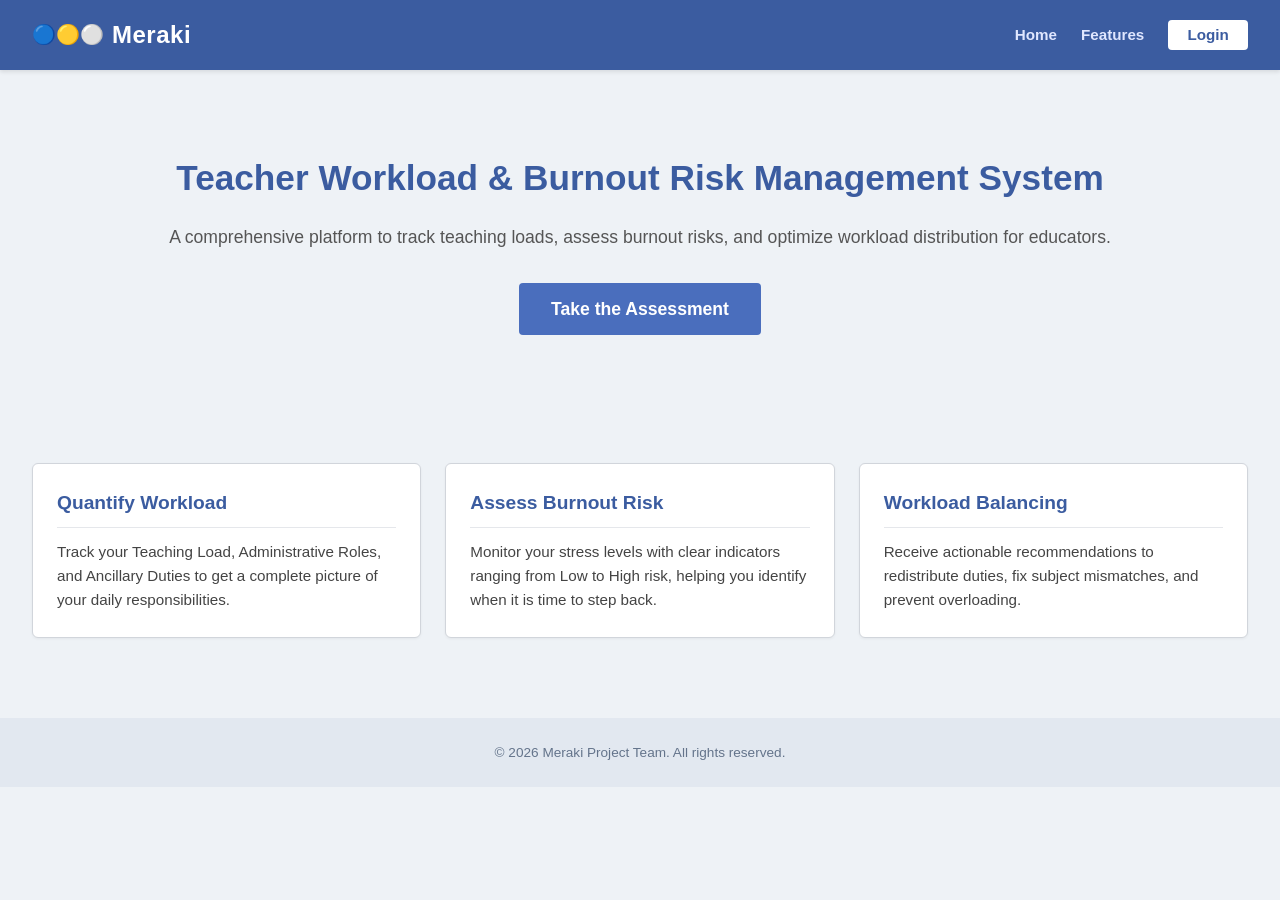
<file: index.html>
<!DOCTYPE html>
<html lang="en">
<head>
    <meta charset="UTF-8">
    <meta name="viewport" content="width=device-width, initial-scale=1.0">
    <title>Meraki - Teacher Workload & Burnout Risk Management System</title>
    <link rel="stylesheet" href="style.css">
</head>
<body>

    <header class="navbar">
        <div class="logo-container">
            <span class="logo-icon">🔵🟡⚪</span> 
            <h1 class="logo">Meraki</h1>
        </div>
        <nav>
            <ul class="nav-links">
                <li><a href="#">Home</a></li>
                <li><a href="#features">Features</a></li>
                <li><a href="login.html" class="login-btn">Login</a></li>
            </ul>
        </nav>
    </header>

    <section class="hero">
        <h2>Teacher Workload & Burnout Risk Management System</h2>
        <p>A comprehensive platform to track teaching loads, assess burnout risks, and optimize workload distribution for educators.</p>
        <a href="assessment.html" class="cta-button">Take the Assessment</a>
    </section>

    <section id="features" class="features-section">
        <div class="card-container">
            
            <div class="card">
                <h4>Quantify Workload</h4>
                <p>Track your Teaching Load, Administrative Roles, and Ancillary Duties to get a complete picture of your daily responsibilities.</p>
            </div>
            
            <div class="card">
                <h4>Assess Burnout Risk</h4>
                <p>Monitor your stress levels with clear indicators ranging from Low to High risk, helping you identify when it is time to step back.</p>
            </div>
            
            <div class="card">
                <h4>Workload Balancing</h4>
                <p>Receive actionable recommendations to redistribute duties, fix subject mismatches, and prevent overloading.</p>
            </div>

        </div>
    </section>

    <footer>
        <p>&copy; 2026 Meraki Project Team. All rights reserved.</p>
    </footer>

</body>
</html>
</file>
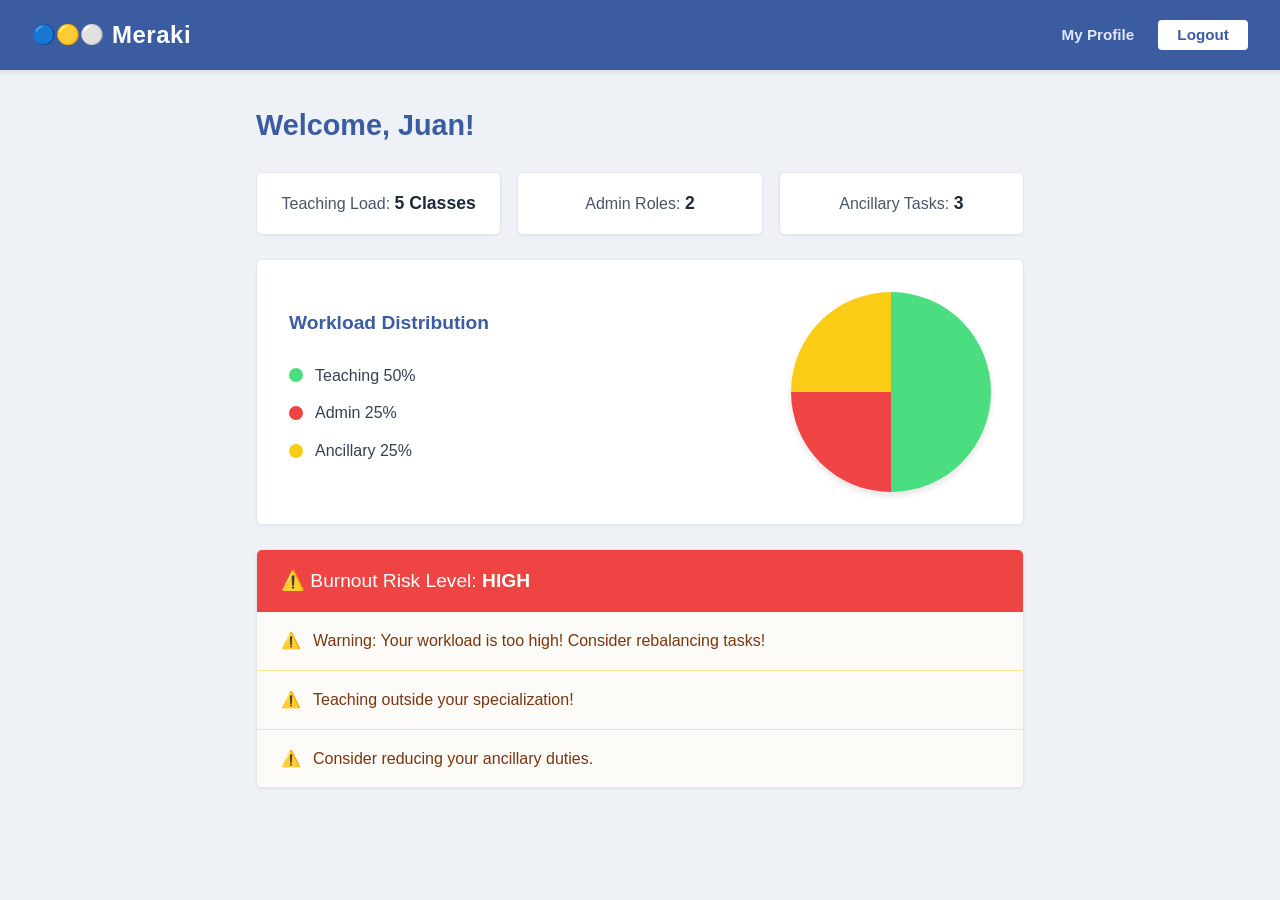
<file: dashboard.html>
<!DOCTYPE html>
<html lang="en">
<head>
    <meta charset="UTF-8">
    <meta name="viewport" content="width=device-width, initial-scale=1.0">
    <title>Teacher Dashboard - Meraki System</title>
    <link rel="stylesheet" href="style.css">
</head>
<body class="dashboard-body">

   <header class="navbar">
        <div class="logo-container">
            <span class="logo-icon">🔵🟡⚪</span>
            <h1 class="logo">Meraki</h1>
        </div>
        <nav>
            <ul class="nav-links">
                <li><a href="profile.html">My Profile</a></li>
                <li><a href="index.html" class="login-btn">Logout</a></li>
            </ul>
        </nav>
    </header>

    <main class="dashboard-main">
        
        <h2 class="welcome-text">Welcome, Juan!</h2>

        <div class="stats-row">
            <div class="stat-box">Teaching Load: <strong>5 Classes</strong></div>
            <div class="stat-box">Admin Roles: <strong>2</strong></div>
            <div class="stat-box">Ancillary Tasks: <strong>3</strong></div>
        </div>

        <div class="dashboard-card chart-section">
            <div class="chart-info">
                <h3>Workload Distribution</h3>
                <ul class="chart-legend">
                    <li><span class="dot teaching-dot"></span> Teaching 50%</li>
                    <li><span class="dot admin-dot"></span> Admin 25%</li>
                    <li><span class="dot ancillary-dot"></span> Ancillary 25%</li>
                </ul>
            </div>
            
            <div class="pie-chart-container">
                <div class="pie-chart"></div>
            </div>
        </div>

        <div class="dashboard-card alerts-section">
            <div class="alert-header high-risk">
                ⚠️ Burnout Risk Level: <strong>HIGH</strong>
            </div>
            <div class="alert-list">
                <div class="alert-item">
                    <span>⚠️</span> Warning: Your workload is too high! Consider rebalancing tasks!
                </div>
                <div class="alert-item">
                    <span>⚠️</span> Teaching outside your specialization!
                </div>
                <div class="alert-item">
                    <span>⚠️</span> Consider reducing your ancillary duties.
                </div>
            </div>
        </div>

    </main>

</body>
</html>
</file>
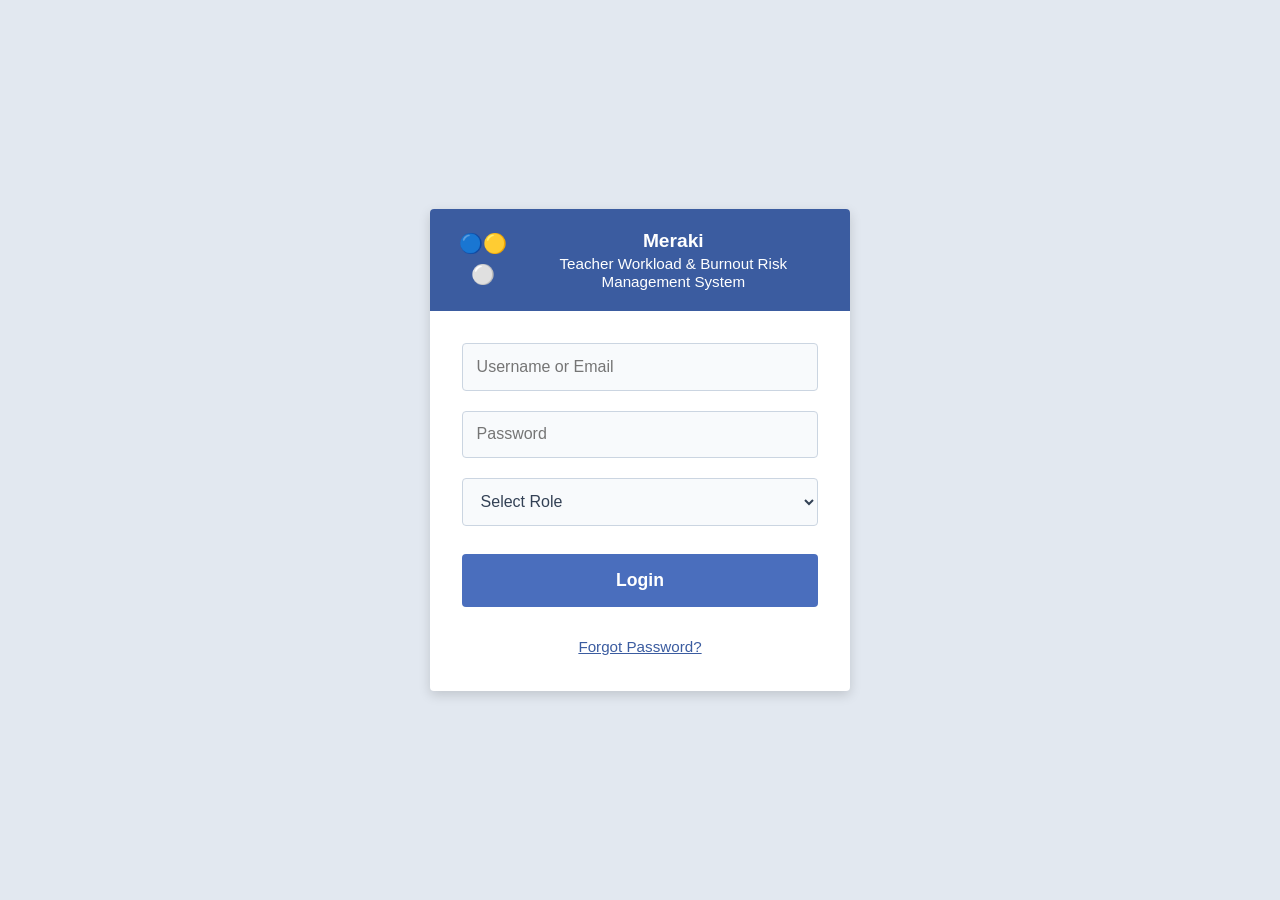
<file: login.html>
<!DOCTYPE html>
<html lang="en">
<head>
    <meta charset="UTF-8">
    <meta name="viewport" content="width=device-width, initial-scale=1.0">
    <title>Login - Meraki System</title>
    <link rel="stylesheet" href="style.css">
</head>
<body class="login-body">

    <div class="login-wrapper">
        <div class="login-header">
            <span class="logo-icon">🔵🟡⚪</span>
            <h2><strong>Meraki</strong> Teacher Workload & Burnout Risk Management System</h2>
        </div>

        <form class="login-form" id="loginForm">
            <input type="text" id="username" name="username" placeholder="Username or Email" required>
            <input type="password" id="password" name="password" placeholder="Password" required>
            
            <select id="role" name="role" required>
                <option value="" disabled selected>Select Role</option>
                <option value="teacher">Teacher</option>
                <option value="principal">Principal</option>
                <option value="admin">Admin</option> 
            </select>

            <button type="submit" class="login-submit-btn">Login</button>
            <a href="#" class="forgot-password">Forgot Password?</a>
        </form>
    </div>

    <script>
        document.getElementById('loginForm').addEventListener('submit', function(event) {
            event.preventDefault(); // Prevents the default form submission
            
            const role = document.getElementById('role').value;
            
            // Route based on role selection
            if (role === 'teacher') {
                window.location.href = 'dashboard.html';
            } else if (role === 'principal') {
                window.location.href = 'principal.html';
            } else if (role === 'admin') {
                alert('Admin dashboard interface is currently under development.');
            } else {
                alert('Invalid credentials. Please select a valid role.');
            }
        });
    </script>

</body>
</html>
</file>
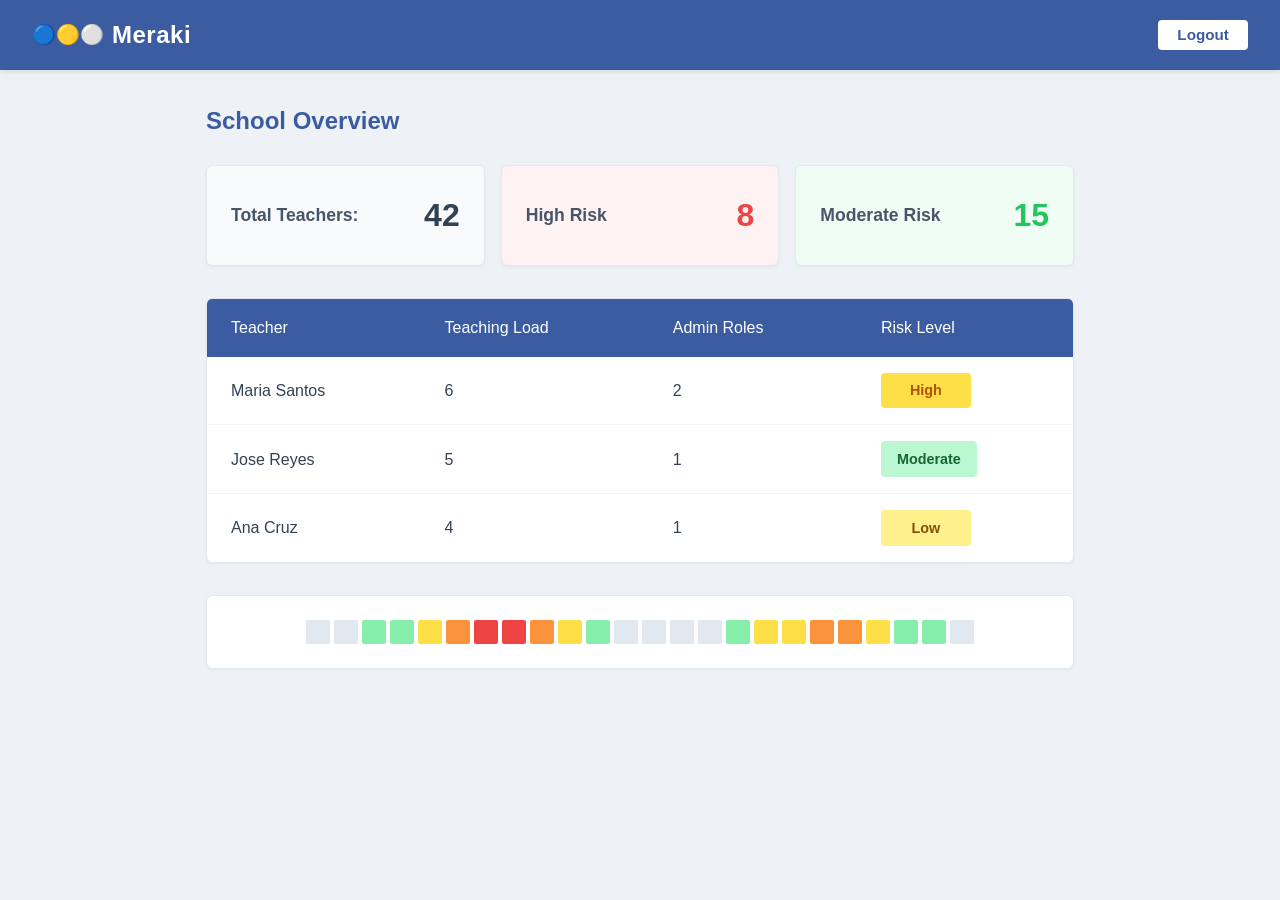
<file: principal.html>
<!DOCTYPE html>
<html lang="en">
<head>
    <meta charset="UTF-8">
    <meta name="viewport" content="width=device-width, initial-scale=1.0">
    <title>Principal Dashboard - Meraki</title>
    <link rel="stylesheet" href="style.css">
</head>
<body class="dashboard-body">

    <header class="navbar">
        <div class="logo-container">
            <span class="logo-icon">🔵🟡⚪</span>
            <h1 class="logo">Meraki</h1> 
        </div>
        <nav>
            <ul class="nav-links">
                <li><a href="index.html" class="login-btn">Logout</a></li>
            </ul>
        </nav>
    </header>

    <main class="principal-main">
        <h2 class="section-title">School Overview</h2> <div class="kpi-container">
            <div class="kpi-card total-kpi">
                <span class="kpi-label">Total Teachers:</span>
                <span class="kpi-value">42</span> </div>
            <div class="kpi-card high-kpi">
                <span class="kpi-label">High Risk</span>
                <span class="kpi-value text-red">8</span> </div>
            <div class="kpi-card moderate-kpi">
                <span class="kpi-label">Moderate Risk</span> 
                <span class="kpi-value text-green">15</span> </div>
        </div>

        <div class="table-container">
            <table class="teacher-table">
                <thead>
                    <tr>
                        <th>Teacher</th> <th>Teaching Load</th> <th>Admin Roles</th> <th>Risk Level</th> </tr>
                </thead>
                <tbody>
                    <tr>
                        <td>Maria Santos</td> <td>6</td> <td>2</td> <td><span class="risk-badge high-risk-bg">High</span></td> </tr>
                    <tr>
                        <td>Jose Reyes</td> <td>5</td> <td>1</td> <td><span class="risk-badge moderate-risk-bg">Moderate</span></td> </tr>
                    <tr>
                        <td>Ana Cruz</td> <td>4</td> <td>1</td> <td><span class="risk-badge low-risk-bg">Low</span></td> </tr>
                </tbody>
            </table>
        </div>

        <div class="heatmap-container">
            <div class="heatmap-grid">
                <div class="heat-box gray"></div><div class="heat-box gray"></div><div class="heat-box green"></div><div class="heat-box green"></div><div class="heat-box yellow"></div><div class="heat-box orange"></div><div class="heat-box red"></div><div class="heat-box red"></div><div class="heat-box orange"></div><div class="heat-box yellow"></div><div class="heat-box green"></div><div class="heat-box gray"></div>
                <div class="heat-box gray"></div><div class="heat-box gray"></div><div class="heat-box gray"></div><div class="heat-box green"></div><div class="heat-box yellow"></div><div class="heat-box yellow"></div><div class="heat-box orange"></div><div class="heat-box orange"></div><div class="heat-box yellow"></div><div class="heat-box green"></div><div class="heat-box green"></div><div class="heat-box gray"></div>
            </div>
        </div>

    </main>

</body>
</html>
</file>
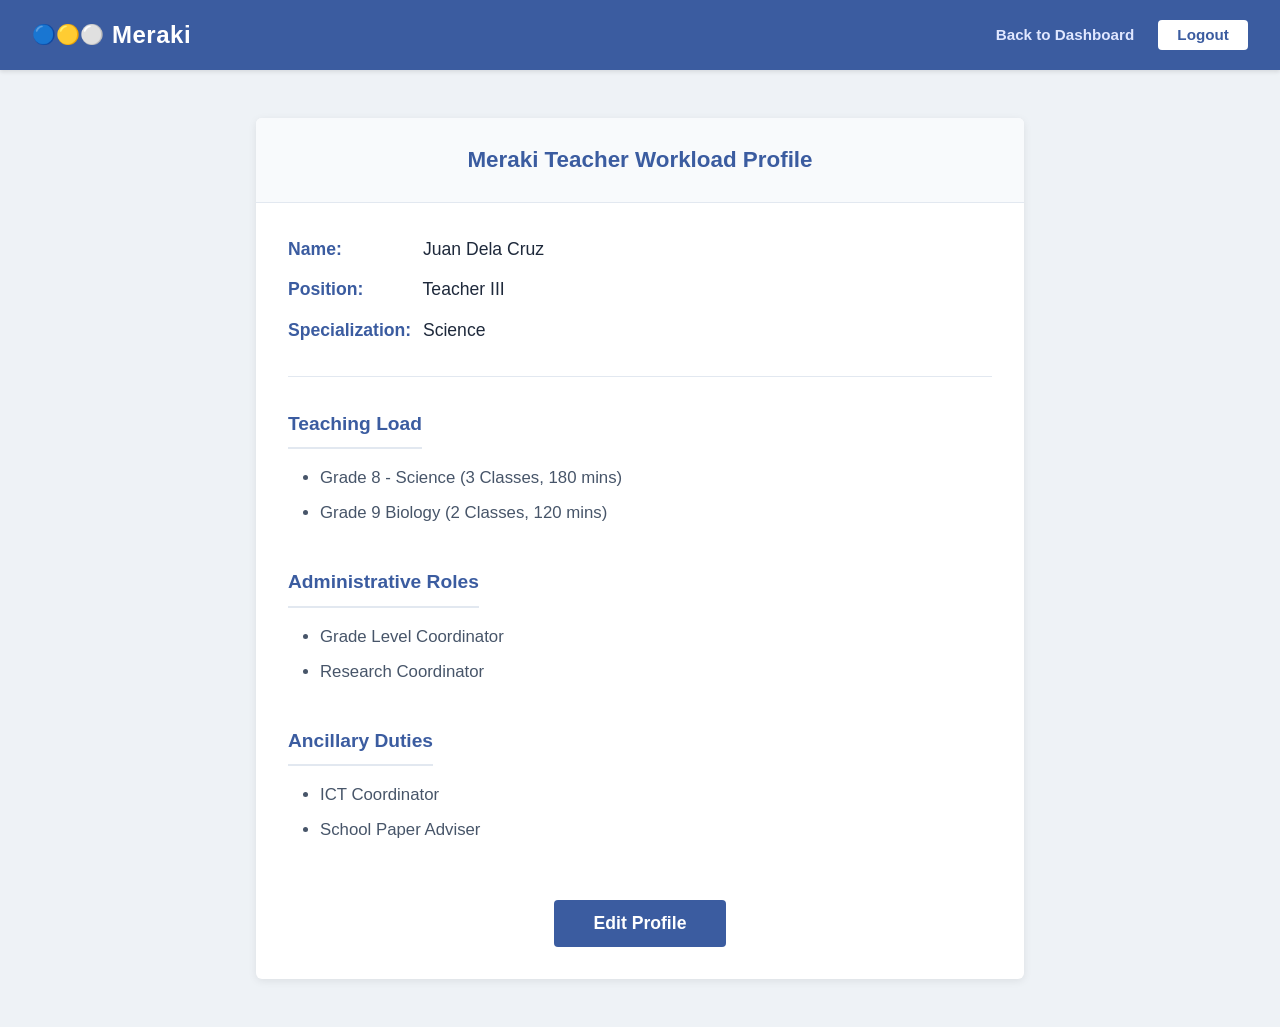
<file: profile.html>
<!DOCTYPE html>
<html lang="en">
<head>
    <meta charset="UTF-8">
    <meta name="viewport" content="width=device-width, initial-scale=1.0">
    <title>Teacher Workload Profile - Meraki</title>
    <link rel="stylesheet" href="style.css">
</head>
<body class="dashboard-body">

    <header class="navbar">
        <div class="logo-container">
            <span class="logo-icon">🔵🟡⚪</span>
            <h1 class="logo">Meraki</h1>
        </div>
        <nav>
            <ul class="nav-links">
                <li><a href="dashboard.html">Back to Dashboard</a></li>
                <li><a href="index.html" class="login-btn">Logout</a></li>
            </ul>
        </nav>
    </header>

    <main class="profile-main">
        
        <div class="profile-card">
            <div class="profile-card-header">
                <h2>Meraki Teacher Workload Profile</h2> 
            </div>
            
            <div class="profile-card-body">
                <div class="teacher-info-grid">
                    <div class="info-item">
                        <span class="info-label">Name:</span> 
                        <span class="info-value" id="displayName">Juan Dela Cruz</span> 
                    </div>
                    <div class="info-item">
                        <span class="info-label">Position:</span> 
                        <span class="info-value" id="displayPosition">Teacher III</span> 
                    </div>
                    <div class="info-item">
                        <span class="info-label">Specialization:</span> 
                        <span class="info-value" id="displaySpec">Science</span> 
                    </div>
                </div>

                <hr class="divider">

                <div class="workload-lists">
                    
                    <div class="workload-section">
                        <h3>Teaching Load</h3> 
                        <ul id="displayTeaching">
                            <li>Grade 8 - Science (3 Classes, 180 mins)</li> 
                            <li>Grade 9 Biology (2 Classes, 120 mins)</li> 
                        </ul>
                    </div>

                    <div class="workload-section">
                        <h3>Administrative Roles</h3> 
                        <ul id="displayAdmin">
                            <li>Grade Level Coordinator</li> 
                            <li>Research Coordinator</li> 
                        </ul>
                    </div>

                    <div class="workload-section">
                        <h3>Ancillary Duties</h3> 
                        <ul id="displayAncillary">
                            <li>ICT Coordinator</li> 
                            <li>School Paper Adviser</li> 
                        </ul>
                    </div>

                </div>

                <div class="profile-actions">
                    <button class="save-profile-btn" id="editProfileBtn">Edit Profile</button> 
                </div>

            </div>
        </div>

    </main>

    <div id="editModal" class="modal">
        <div class="modal-content">
            <span class="close-btn" id="closeModal">&times;</span>
            <h2 style="color: #3b5ca0; margin-bottom: 1rem;">Edit Profile</h2>
            
            <form id="editForm">
                <label>Name:</label>
                <input type="text" id="inputName" value="Juan Dela Cruz">
                
                <label>Position:</label>
                <input type="text" id="inputPosition" value="Teacher III">
                
                <label>Specialization:</label>
                <input type="text" id="inputSpec" value="Science">

                <label>Teaching Load (Separate with commas):</label>
                <textarea id="inputTeaching">Grade 8 - Science (3 Classes, 180 mins), Grade 9 Biology (2 Classes, 120 mins)</textarea>

                <label>Administrative Roles (Separate with commas):</label>
                <textarea id="inputAdmin">Grade Level Coordinator, Research Coordinator</textarea>

                <label>Ancillary Duties (Separate with commas):</label>
                <textarea id="inputAncillary">ICT Coordinator, School Paper Adviser</textarea>

                <button type="submit" class="save-profile-btn" style="margin-top: 1.5rem;">Save Changes</button>
            </form>
        </div>
    </div>

    <script>
        const modal = document.getElementById("editModal");
        const editBtn = document.getElementById("editProfileBtn");
        const closeBtn = document.getElementById("closeModal");
        const editForm = document.getElementById("editForm");

        // Open the modal
        editBtn.onclick = function() {
            modal.style.display = "flex";
        }

        // Close the modal when clicking the X
        closeBtn.onclick = function() {
            modal.style.display = "none";
        }

        // Close the modal when clicking outside the box
        window.onclick = function(event) {
            if (event.target == modal) {
                modal.style.display = "none";
            }
        }

        // Handle the form submission
        editForm.onsubmit = function(event) {
            event.preventDefault(); // Stop page refresh

            // Update basic info
            document.getElementById("displayName").textContent = document.getElementById("inputName").value;
            document.getElementById("displayPosition").textContent = document.getElementById("inputPosition").value;
            document.getElementById("displaySpec").textContent = document.getElementById("inputSpec").value;

            // Helper function to turn comma-separated text into a bulleted list
            function updateList(inputId, displayId) {
                const items = document.getElementById(inputId).value.split(',');
                const listHtml = items.map(item => `<li>${item.trim()}</li>`).join('');
                document.getElementById(displayId).innerHTML = listHtml;
            }

            // Update lists
            updateList("inputTeaching", "displayTeaching");
            updateList("inputAdmin", "displayAdmin");
            updateList("inputAncillary", "displayAncillary");

            // Close modal
            modal.style.display = "none";
        }
    </script>

</body>
</html>
</file>
<file: style.css>
/* Base Styles */
* {
    margin: 0;
    padding: 0;
    box-sizing: border-box;
    font-family: Arial, Helvetica, sans-serif; /* Standard, clean font like the PDF */
}

body {
    background-color: #eef2f6; /* Light gray-blue background seen in the mockups */
    color: #333333;
    line-height: 1.6;
}

/* Navigation - Matches the solid blue header in the PDF */
.navbar {
    background-color: #3b5ca0; /* The specific Meraki blue */
    color: #ffffff;
    padding: 1rem 2rem;
    display: flex;
    justify-content: space-between;
    align-items: center;
    box-shadow: 0 2px 4px rgba(0,0,0,0.1);
}

.logo-container {
    display: flex;
    align-items: center;
    gap: 0.5rem;
}

.logo {
    font-size: 1.5rem;
    font-weight: bold;
    letter-spacing: 0.5px;
}

.logo-icon {
    font-size: 1.2rem;
}

.nav-links {
    list-style: none;
    display: flex;
    gap: 1.5rem;
    align-items: center;
}

.nav-links a {
    text-decoration: none;
    color: #e0e7ff;
    font-weight: bold;
    font-size: 0.95rem;
}

.nav-links a:hover {
    color: #ffffff;
    text-decoration: underline;
}

.login-btn {
    background-color: #ffffff;
    color: #3b5ca0 !important; /* Forces the text to be blue */
    padding: 0.4rem 1.2rem;
    border-radius: 4px;
    text-decoration: none !important;
}

/* Hero Section */
.hero {
    text-align: center;
    padding: 5rem 2rem;
    max-w: 800px;
    margin: 0 auto;
}

.hero h2 {
    font-size: 2.2rem;
    color: #3b5ca0; /* Meraki blue for headings */
    margin-bottom: 1rem;
}

.hero p {
    font-size: 1.1rem;
    color: #555555;
    margin-bottom: 2rem;
}

/* Buttons - Matching the Login/Generate Report buttons from the PDF */
.cta-button {
    background-color: #4a6ebd; /* Slightly lighter blue for interactive buttons */
    color: #ffffff;
    padding: 0.75rem 2rem;
    text-decoration: none;
    border-radius: 4px;
    font-size: 1.1rem;
    font-weight: bold;
    display: inline-block;
    border: none;
    cursor: pointer;
}

.cta-button:hover {
    background-color: #3b5ca0;
}

/* Features Section - Matching the white dashboard cards */
.features-section {
    padding: 3rem 2rem 5rem;
}

.card-container {
    display: flex;
    gap: 1.5rem;
    max-w: 1000px;
    margin: 0 auto;
    justify-content: center;
    flex-wrap: wrap;
}

.card {
    background-color: #ffffff; /* White cards like the dashboard elements */
    border: 1px solid #d1d5db; /* Light border */
    border-radius: 6px;
    padding: 1.5rem;
    flex: 1;
    min-width: 280px;
    box-shadow: 0 1px 3px rgba(0,0,0,0.05); /* Very subtle shadow */
}

.card h4 {
    font-size: 1.2rem;
    color: #3b5ca0;
    margin-bottom: 0.75rem;
    border-bottom: 1px solid #e5e7eb;
    padding-bottom: 0.5rem;
}

.card p {
    color: #444444;
    font-size: 0.95rem;
}

/* Footer */
footer {
    background-color: #e2e8f0;
    color: #64748b;
    text-align: center;
    padding: 1.5rem;
    font-size: 0.85rem;
    margin-top: auto;
}

/* --- LOGIN PAGE STYLES --- */

/* Centers the login box perfectly on the screen */
.login-body {
    background-color: #e2e8f0; 
    display: flex;
    justify-content: center;
    align-items: center;
    height: 100vh; 
}

/* Updated to make a compact, centered box */
.login-wrapper {
    background-color: #ffffff;
    width: 90%; /* Allows it to shrink on very small mobile screens */
    max-width: 420px; /* Reduced from 600px to make it a neat box */
    box-shadow: 0 4px 12px rgba(0,0,0,0.15); /* Slightly stronger shadow to make the box pop */
    border-radius: 4px;
    overflow: hidden; 
}

.login-header {
    background-color: #3b5ca0;
    color: #ffffff;
    padding: 1.25rem 1.5rem; /* Adjusted padding for the narrower box */
    display: flex;
    align-items: center;
    justify-content: center; /* Centers the logo and text */
    gap: 0.5rem;
    text-align: center;
}

.login-header h2 {
    font-size: 0.95rem; /* Slightly smaller text to fit the new width */
    font-weight: normal;
    line-height: 1.2;
}

.login-header strong {
    font-size: 1.2rem;
    display: block; /* Puts "Meraki" on its own line like the PDF */
    margin-bottom: 0.2rem;
}

.login-form {
    padding: 2rem; /* Reduced padding to fit the narrower box */
    display: flex;
    flex-direction: column;
    gap: 1.25rem;
}

.login-form input,
.login-form select {
    width: 100%;
    padding: 0.85rem;
    border: 1px solid #cbd5e1;
    border-radius: 4px;
    font-size: 1rem;
    color: #334155;
    background-color: #f8fafc;
}

.login-form input:focus,
.login-form select:focus {
    outline: none;
    border-color: #3b5ca0;
    background-color: #ffffff;
}

.login-submit-btn {
    background-color: #4a6ebd;
    color: #ffffff;
    border: none;
    padding: 1rem;
    font-size: 1.1rem;
    font-weight: bold;
    border-radius: 4px;
    cursor: pointer;
    margin-top: 0.5rem;
    transition: background-color 0.2s;
}

.login-submit-btn:hover {
    background-color: #3b5ca0;
}

.forgot-password {
    text-align: center;
    display: block;
    margin-top: 0.5rem;
    color: #3b5ca0;
    text-decoration: underline;
    font-size: 0.95rem;
}

.forgot-password:hover {
    color: #1e3a8a;
}

/* --- TEACHER DASHBOARD STYLES --- */

.dashboard-body {
    background-color: #eef2f6; /* Light background from the PDF */
}

.menu-icon {
    color: #ffffff;
    font-size: 1.5rem;
    cursor: pointer;
    border: 1px solid #ffffff;
    padding: 0.1rem 0.5rem;
    border-radius: 4px;
}

.dashboard-main {
    max-width: 800px;
    margin: 2rem auto;
    padding: 0 1rem;
}

.welcome-text {
    color: #3b5ca0;
    font-size: 1.8rem;
    margin-bottom: 1.5rem;
}

/* Stats Row */
.stats-row {
    display: flex;
    gap: 1rem;
    margin-bottom: 1.5rem;
    flex-wrap: wrap;
}

.stat-box {
    flex: 1;
    background-color: #ffffff;
    padding: 1rem;
    border-radius: 6px;
    border: 1px solid #e2e8f0;
    text-align: center;
    color: #475569;
    min-width: 200px;
    box-shadow: 0 1px 2px rgba(0,0,0,0.05);
}

.stat-box strong {
    color: #1e293b;
    font-size: 1.1rem;
}

/* Common Card Style */
.dashboard-card {
    background-color: #ffffff;
    border-radius: 6px;
    border: 1px solid #e2e8f0;
    margin-bottom: 1.5rem;
    overflow: hidden;
    box-shadow: 0 1px 3px rgba(0,0,0,0.05);
}

/* Chart Section */
.chart-section {
    display: flex;
    justify-content: space-between;
    align-items: center;
    padding: 2rem;
    flex-wrap: wrap;
    gap: 2rem;
}

.chart-info h3 {
    color: #3b5ca0;
    margin-bottom: 1.5rem;
    font-size: 1.2rem;
}

.chart-legend {
    list-style: none;
}

.chart-legend li {
    display: flex;
    align-items: center;
    gap: 0.75rem;
    margin-bottom: 0.75rem;
    color: #334155;
}

.dot {
    width: 14px;
    height: 14px;
    border-radius: 50%;
    display: inline-block;
}

.teaching-dot { background-color: #4ade80; } /* Green */
.admin-dot { background-color: #ef4444; }    /* Red */
.ancillary-dot { background-color: #facc15; } /* Yellow */

/* CSS Pie Chart Magic */
.pie-chart-container {
    flex-shrink: 0;
}

.pie-chart {
    width: 200px;
    height: 200px;
    border-radius: 50%;
    /* This conic-gradient creates the pie chart!
       0% to 50% is Green (Teaching)
       50% to 75% is Red (Admin)
       75% to 100% is Yellow (Ancillary)
    */
    background: conic-gradient(
        #4ade80 0% 50%, 
        #ef4444 50% 75%, 
        #facc15 75% 100%
    );
    box-shadow: 0 4px 6px rgba(0,0,0,0.1);
}

/* Alerts Section */
.alert-header {
    padding: 1rem 1.5rem;
    font-size: 1.2rem;
    color: #ffffff;
}

.alert-header.high-risk {
    background-color: #ef4444; /* Solid Red background */
}

.alert-list {
    background-color: #fdfbf7; /* Very light beige/yellow for warning area */
}

.alert-item {
    padding: 1rem 1.5rem;
    border-bottom: 1px solid #fde68a;
    color: #78350f;
    display: flex;
    align-items: flex-start;
    gap: 0.75rem;
}

.alert-item:last-child {
    border-bottom: none;
}

/* --- TEACHER WORKLOAD PROFILE STYLES --- */

.profile-main {
    max-width: 800px;
    margin: 3rem auto;
    padding: 0 1rem;
}

.profile-card {
    background-color: #ffffff;
    border-radius: 6px;
    box-shadow: 0 2px 8px rgba(0,0,0,0.08);
    overflow: hidden;
}

.profile-card-header {
    background-color: #f8fafc;
    border-bottom: 1px solid #e2e8f0;
    padding: 1.5rem 2rem;
}

.profile-card-header h2 {
    color: #3b5ca0;
    font-size: 1.4rem;
    text-align: center;
}

.profile-card-body {
    padding: 2rem;
}

/* Info Grid (Name, Position, Specialization) */
.teacher-info-grid {
    display: flex;
    flex-direction: column;
    gap: 0.75rem;
    margin-bottom: 2rem;
}

.info-item {
    font-size: 1.1rem;
    color: #334155;
}

.info-label {
    font-weight: bold;
    color: #3b5ca0;
    display: inline-block;
    width: 130px; /* Keeps the labels neatly aligned */
}

.info-value {
    color: #1e293b;
}

.divider {
    border: 0;
    height: 1px;
    background-color: #e2e8f0;
    margin: 2rem 0;
}

/* Lists for Loads and Roles */
.workload-lists {
    display: flex;
    flex-direction: column;
    gap: 2rem;
    margin-bottom: 2rem;
}

.workload-section h3 {
    color: #3b5ca0;
    font-size: 1.2rem;
    margin-bottom: 1rem;
    border-bottom: 2px solid #e2e8f0;
    padding-bottom: 0.5rem;
    display: inline-block;
}

.workload-section ul {
    list-style-type: disc;
    padding-left: 2rem;
    color: #475569;
}

.workload-section li {
    margin-bottom: 0.5rem;
    font-size: 1.05rem;
}

/* Save Button */
.profile-actions {
    text-align: center;
    margin-top: 3rem;
}

.save-profile-btn {
    background-color: #3b5ca0;
    color: #ffffff;
    border: none;
    padding: 0.8rem 2.5rem;
    font-size: 1.1rem;
    font-weight: bold;
    border-radius: 4px;
    cursor: pointer;
    transition: background-color 0.2s;
}

.save-profile-btn:hover {
    background-color: #2c467b;
}

/* --- PRINCIPAL DASHBOARD STYLES --- */

.principal-main {
    max-width: 900px;
    margin: 2rem auto;
    padding: 0 1rem;
}

.section-title {
    color: #3b5ca0;
    margin-bottom: 1.5rem;
    font-size: 1.5rem;
    font-weight: bold;
}

/* KPI Overview Cards */
.kpi-container {
    display: flex;
    gap: 1rem;
    margin-bottom: 2rem;
    flex-wrap: wrap;
}

.kpi-card {
    flex: 1;
    border: 1px solid #e2e8f0;
    border-radius: 6px;
    padding: 1.5rem;
    display: flex;
    justify-content: space-between;
    align-items: center;
    box-shadow: 0 1px 3px rgba(0,0,0,0.05);
    min-width: 200px;
}

.kpi-label {
    font-weight: bold;
    color: #475569;
    font-size: 1.1rem;
}

.kpi-value {
    font-size: 2rem;
    font-weight: bold;
}

/* Specific Card Colors based on the PDF */
.total-kpi { background-color: #f8fafc; color: #334155; }
.high-kpi { background-color: #fef2f2; }
.moderate-kpi { background-color: #f0fdf4; }

.text-red { color: #ef4444; }
.text-green { color: #22c55e; }

/* Teacher Data Table */
.table-container {
    background-color: #ffffff;
    border-radius: 6px;
    box-shadow: 0 1px 3px rgba(0,0,0,0.05);
    overflow: hidden; /* Keeps the rounded corners clean */
    margin-bottom: 2rem;
    border: 1px solid #e2e8f0;
}

.teacher-table {
    width: 100%;
    border-collapse: collapse;
    text-align: left;
}

.teacher-table th {
    background-color: #3b5ca0; /* Matches the Meraki blue */
    color: #ffffff;
    padding: 1rem 1.5rem;
    font-weight: normal;
}

.teacher-table td {
    padding: 1rem 1.5rem;
    border-bottom: 1px solid #f1f5f9;
    color: #334155;
    font-weight: 500;
}

.teacher-table tr:last-child td {
    border-bottom: none; /* Removes the line under the last row */
}

/* Risk Level Badges */
.risk-badge {
    padding: 0.4rem 1rem;
    border-radius: 4px;
    font-weight: bold;
    font-size: 0.9rem;
    display: inline-block;
    min-width: 90px;
    text-align: center;
}

.high-risk-bg { background-color: #fde047; color: #b45309; } 
.moderate-risk-bg { background-color: #bbf7d0; color: #166534; } 
.low-risk-bg { background-color: #fef08a; color: #854d0e; } 

/* Heatmap Grid at the bottom */
.heatmap-container {
    background-color: #ffffff;
    padding: 1.5rem;
    border-radius: 6px;
    border: 1px solid #e2e8f0;
    box-shadow: 0 1px 3px rgba(0,0,0,0.05);
}

.heatmap-grid {
    display: flex;
    flex-wrap: wrap;
    gap: 4px;
    justify-content: center;
}

.heat-box {
    width: 24px;
    height: 24px;
    border-radius: 2px;
}

.heat-box.gray { background-color: #e2e8f0; }
.heat-box.green { background-color: #86efac; }
.heat-box.yellow { background-color: #fde047; }
.heat-box.orange { background-color: #fb923c; }
.heat-box.red { background-color: #ef4444; }

/* --- Pop up for teacher editing profile --- */
.modal {
    display: none; /* Hidden by default */
    position: fixed; 
    z-index: 1000; 
    left: 0;
    top: 0;
    width: 100%; 
    height: 100%; 
    background-color: rgba(0,0,0,0.6); /* Dark semi-transparent background */
    justify-content: center;
    align-items: center;
}

.modal-content {
    background-color: #ffffff;
    padding: 2rem;
    border-radius: 6px;
    width: 90%;
    max-width: 500px;
    box-shadow: 0 4px 15px rgba(0,0,0,0.2);
    position: relative;
    max-height: 90vh; /* Prevents it from getting taller than the screen */
    overflow-y: auto; /* Allows scrolling inside the pop-up if needed */
}

.close-btn {
    position: absolute;
    top: 15px;
    right: 20px;
    color: #94a3b8;
    font-size: 28px;
    font-weight: bold;
    cursor: pointer;
    line-height: 1;
}

.close-btn:hover {
    color: #334155;
}

#editForm {
    display: flex;
    flex-direction: column;
    gap: 0.5rem;
}

#editForm label {
    font-weight: bold;
    color: #3b5ca0;
    font-size: 0.9rem;
    margin-top: 0.5rem;
}

#editForm input,
#editForm textarea {
    width: 100%;
    padding: 0.6rem;
    border: 1px solid #cbd5e1;
    border-radius: 4px;
    font-size: 1rem;
    background-color: #f8fafc;
    font-family: inherit;
}

#editForm input:focus,
#editForm textarea:focus {
    outline: none;
    border-color: #3b5ca0;
    background-color: #ffffff;
}

#editForm textarea {
    resize: vertical;
    min-height: 60px;
}
</file>
